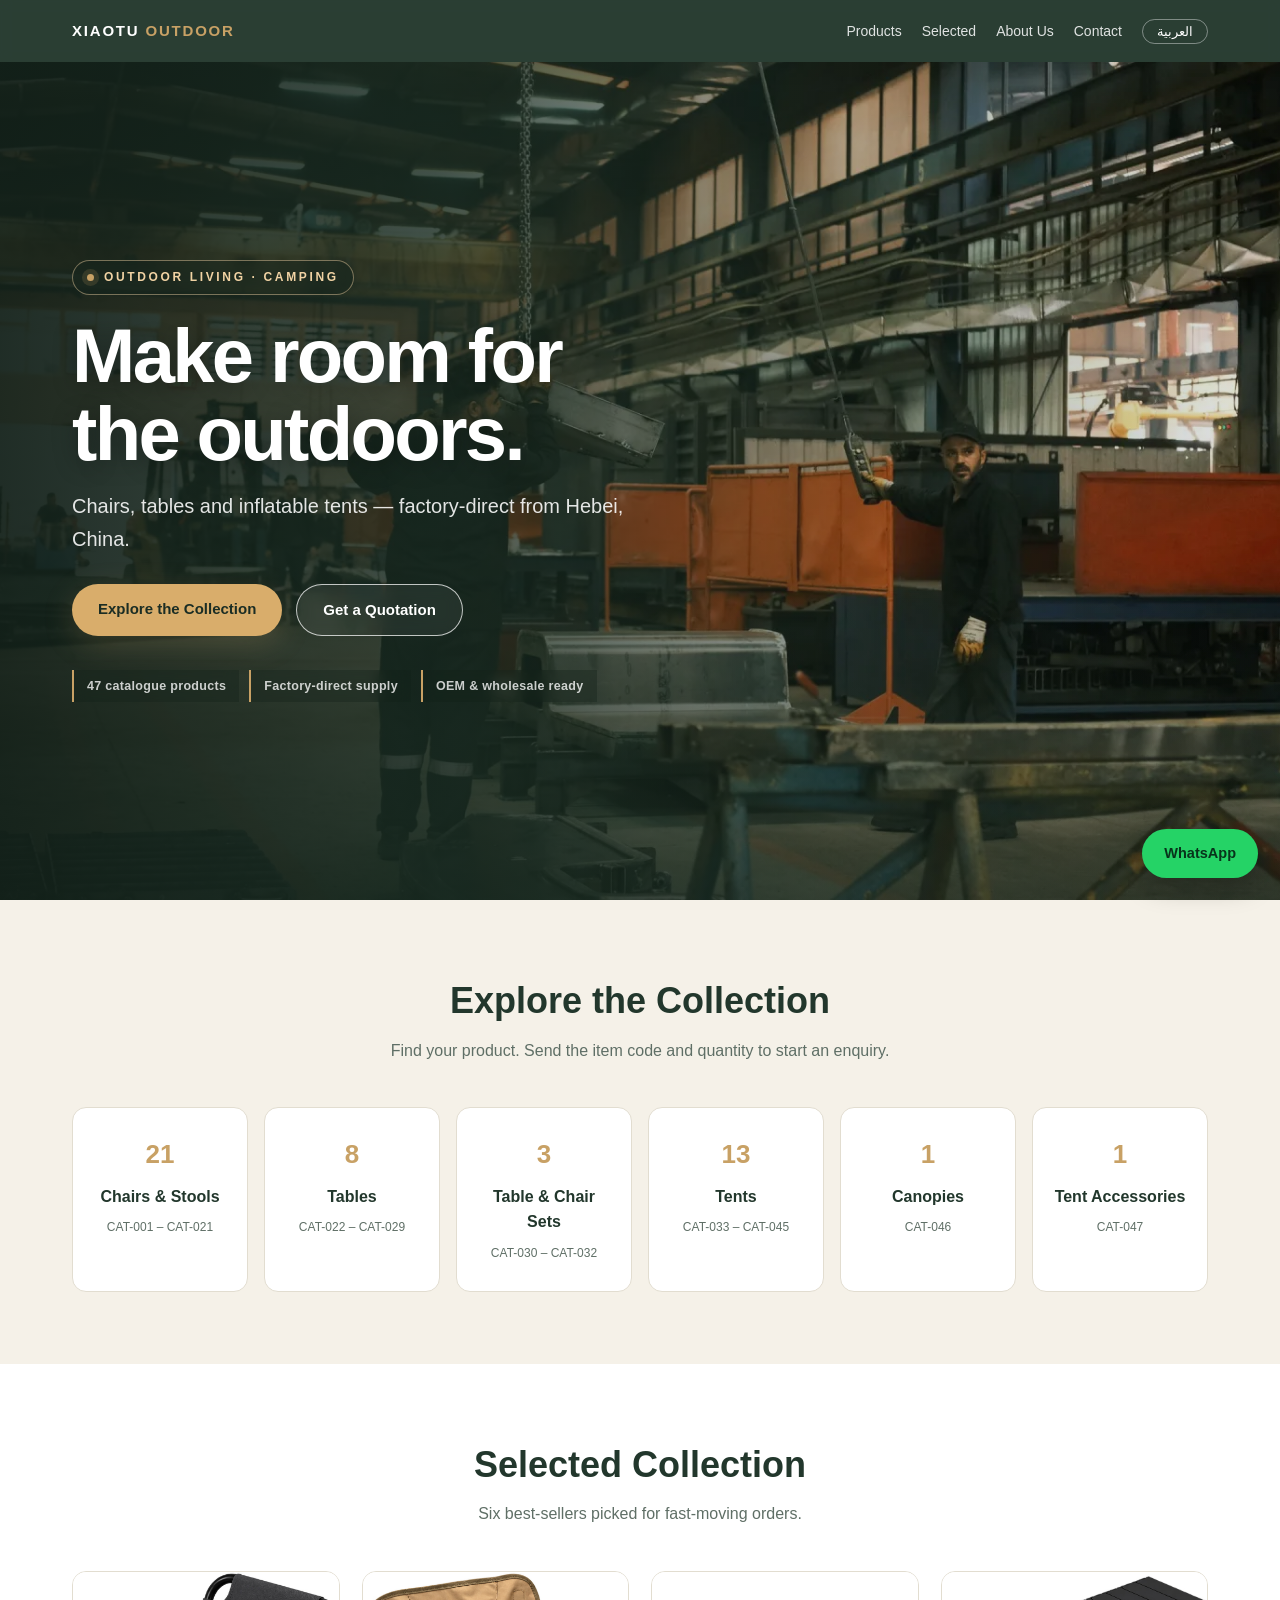
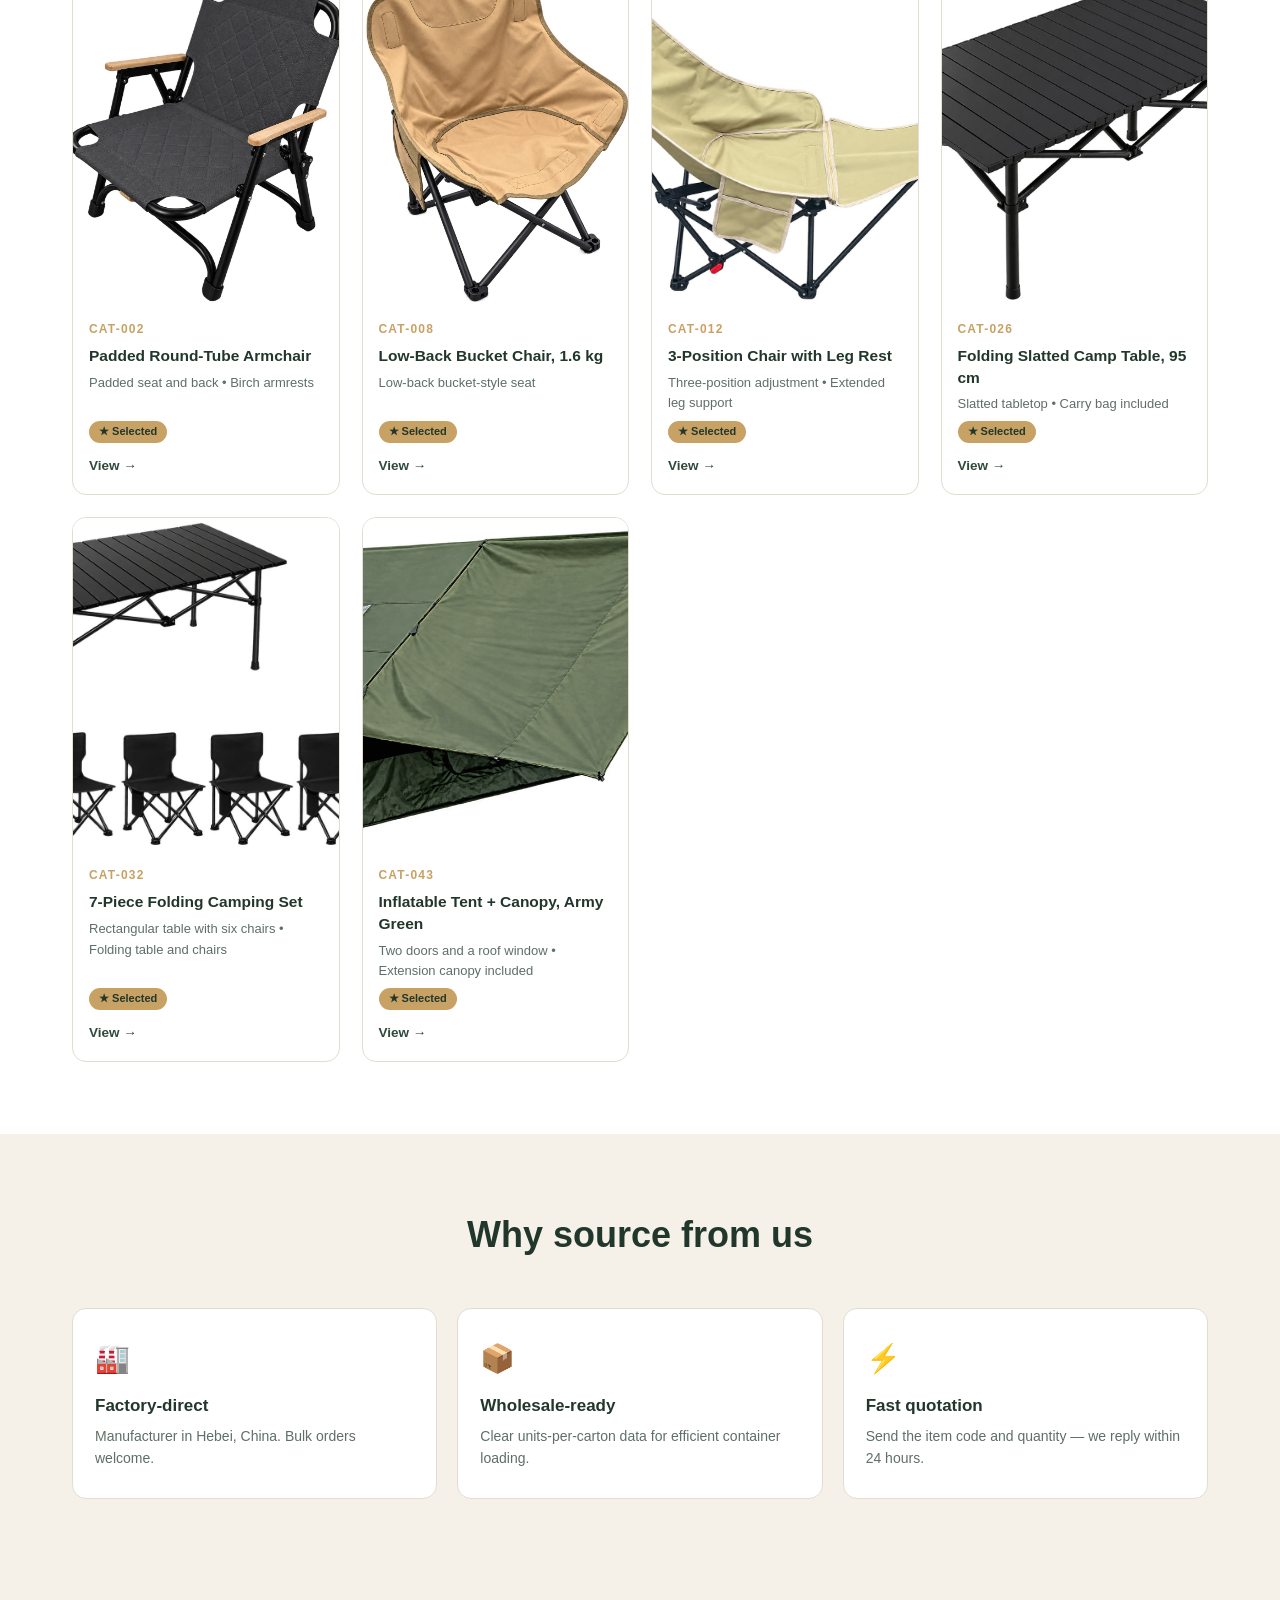
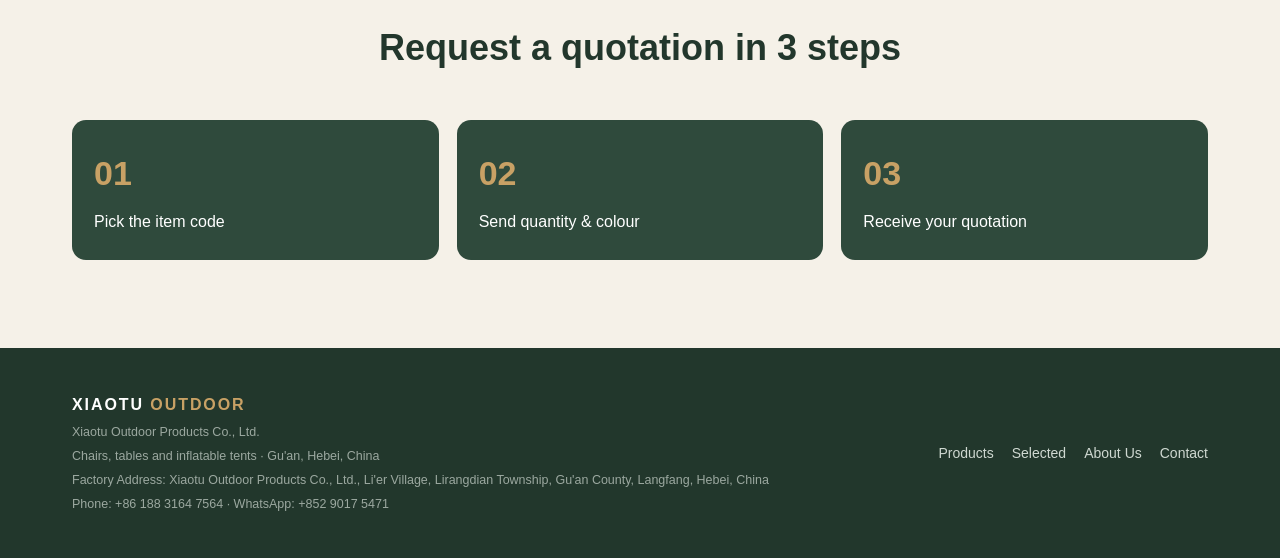
<file: index.html>
<!DOCTYPE html>
<html lang="en" dir="ltr">
<head>
<meta charset="UTF-8">
<meta name="viewport" content="width=device-width, initial-scale=1.0">
<title>XIAOTU OUTDOOR — Chairs, Tables & Inflatable Tents | Hebei, China</title>
<meta name="description" content="Outdoor living & camping manufacturer in Hebei, China. Folding chairs, camp tables, inflatable tents and accessories for wholesale.">
<link rel="preload" as="image" href="assets/img/factory-hero-1600.webp" imagesrcset="assets/img/factory-hero-960.webp 960w, assets/img/factory-hero-1600.webp 1600w, assets/img/factory-hero.webp 2200w" imagesizes="100vw" type="image/webp" fetchpriority="high">
<link rel="stylesheet" href="assets/css/style.css">
</head>
<body data-page="home">
<nav class="nav" id="nav"></nav>

<header class="hero">
  <img class="bg" src="assets/img/factory-hero-1600.webp" srcset="assets/img/factory-hero-960.webp 960w, assets/img/factory-hero-1600.webp 1600w, assets/img/factory-hero.webp 2200w" sizes="100vw" alt="Workers producing metal frames in a modern factory" fetchpriority="high" decoding="async">
  <div class="container">
    <div class="hero-content">
      <div class="kicker" id="heroKicker"></div>
      <h1 id="heroTitle"></h1>
      <p class="sub" id="heroSub"></p>
      <div class="btn-row">
        <a class="btn btn-primary" href="products.html" id="heroCta"></a>
        <a class="btn btn-ghost" href="contact.html" id="heroCta2"></a>
      </div>
      <div class="hero-proof" aria-label="Factory capabilities">
        <span id="heroProof1"></span>
        <span id="heroProof2"></span>
        <span id="heroProof3"></span>
      </div>
    </div>
  </div>
</header>

<section class="section">
  <div class="container">
    <div class="sec-head"><h2 id="catTitle"></h2><p id="catSub"></p></div>
    <div class="cat-grid" id="catGrid"></div>
  </div>
</section>

<section class="section" style="background:#fff">
  <div class="container">
    <div class="sec-head"><h2 id="selTitle"></h2><p id="selSub"></p></div>
    <div class="prod-grid" id="selGrid"></div>
  </div>
</section>

<section class="section">
  <div class="container">
    <div class="sec-head"><h2 id="whyTitle"></h2></div>
    <div class="why-grid" id="whyGrid"></div>
  </div>
</section>

<section class="section tight">
  <div class="container">
    <div class="sec-head"><h2 id="stepsTitle"></h2></div>
    <div class="steps" id="stepsGrid"></div>
  </div>
</section>

<footer id="foot"></footer>
<a class="wa-float" id="waFloat" href="#" target="_blank" rel="noopener">WhatsApp</a>
<script src="assets/js/data.js"></script>
<script src="assets/js/main.js"></script>
</body>
</html>
</file>
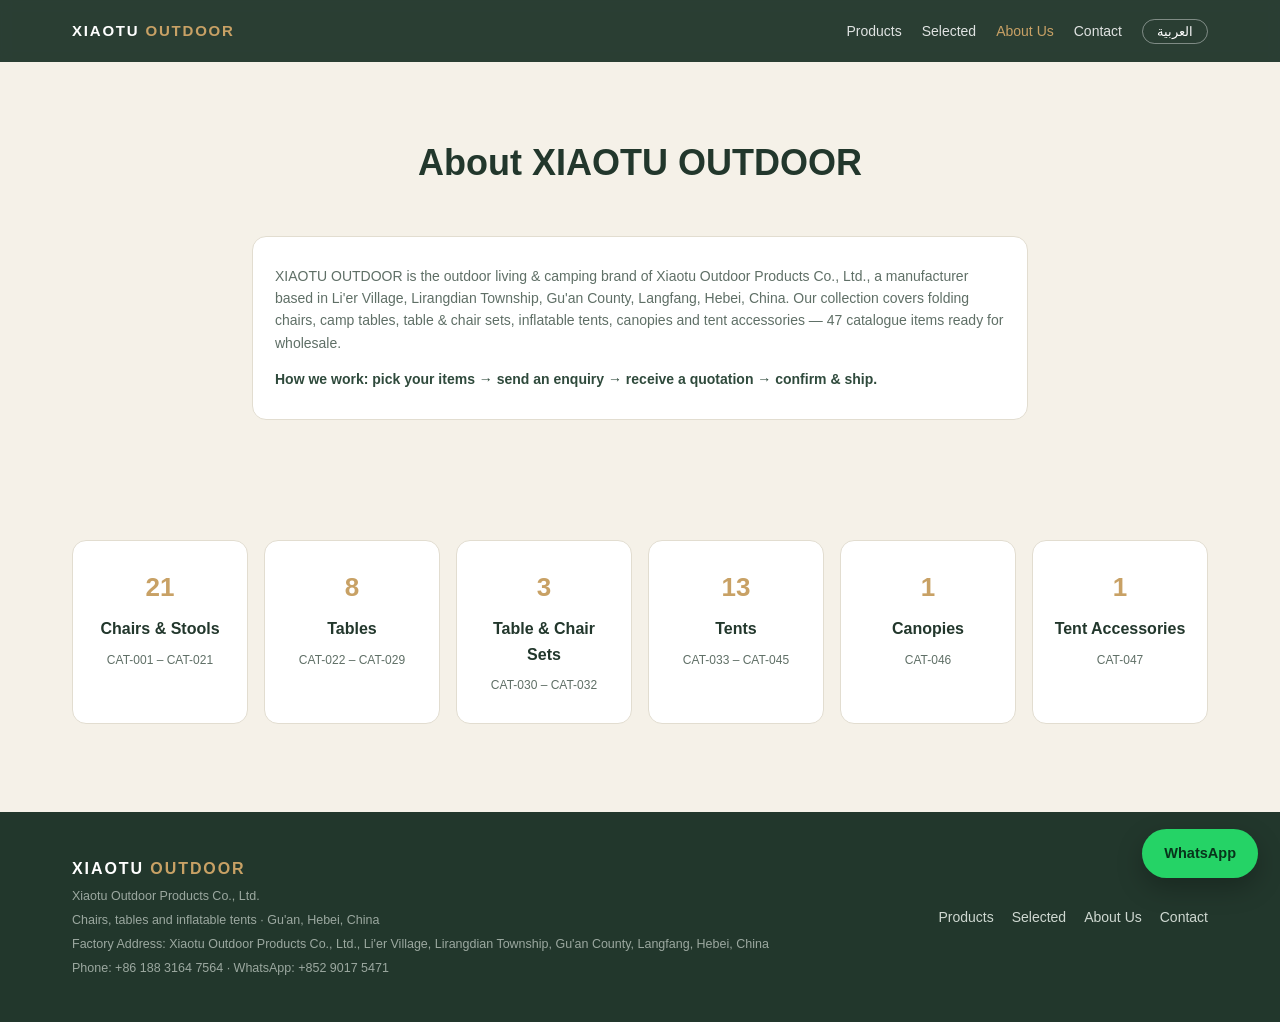
<file: about.html>
<!DOCTYPE html>
<html lang="en" dir="ltr">
<head>
<meta charset="UTF-8">
<meta name="viewport" content="width=device-width, initial-scale=1.0">
<title>About Us | XIAOTU OUTDOOR</title>
<meta name="description" content="XIAOTU OUTDOOR is an outdoor living & camping manufacturer based in Hebei, China.">
<link rel="stylesheet" href="assets/css/style.css">
</head>
<body data-page="about">
<nav class="nav" id="nav"></nav>

<section class="section">
  <div class="container" style="max-width:820px">
    <div class="sec-head"><h2 id="aboutTitle"></h2></div>
    <div class="why-card" style="font-size:15.5px">
      <p id="aboutBody"></p>
      <p style="margin-top:14px;color:var(--green);font-weight:700" id="aboutFlow"></p>
    </div>
  </div>
</section>

<section class="section tight">
  <div class="container">
    <div class="cat-grid" id="catGrid"></div>
  </div>
</section>

<footer id="foot"></footer>
<a class="wa-float" id="waFloat" href="#" target="_blank" rel="noopener">WhatsApp</a>
<script src="assets/js/data.js"></script>
<script src="assets/js/main.js"></script>
</body>
</html>
</file>
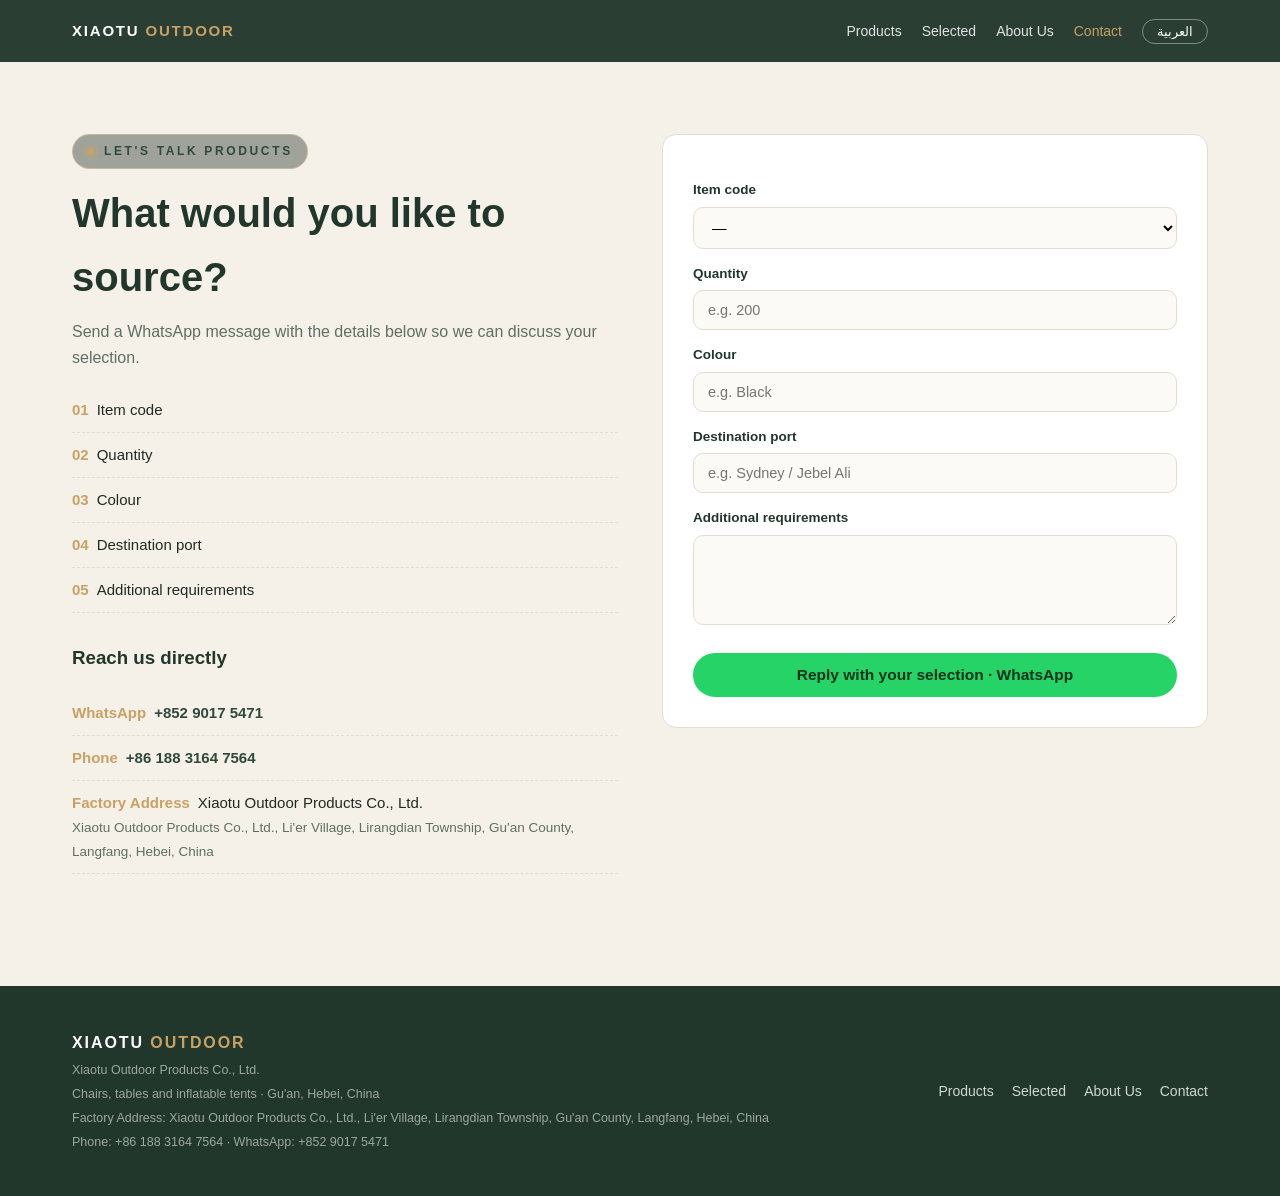
<file: contact.html>
<!DOCTYPE html>
<html lang="en" dir="ltr">
<head>
<meta charset="UTF-8">
<meta name="viewport" content="width=device-width, initial-scale=1.0">
<title>Request a Quotation | XIAOTU OUTDOOR</title>
<meta name="description" content="Send the item code and quantity for a quotation — XIAOTU OUTDOOR, Hebei, China.">
<link rel="stylesheet" href="assets/css/style.css">
</head>
<body data-page="contact">
<nav class="nav" id="nav"></nav>

<section class="section">
  <div class="container">
    <div class="contact-wrap">
      <div>
        <div class="kicker" id="cKicker" style="color:var(--green)"></div>
        <h1 id="cHead" style="font-size:clamp(26px,4vw,40px);color:var(--green-dark);margin:12px 0 10px"></h1>
        <p id="cSub" style="color:var(--muted)"></p>
        <ul class="field-list" id="fieldList"></ul>
        <div id="coInfo" style="margin-top:30px"></div>
      </div>
      <form class="contact-form" onsubmit="return false">
        <label id="l_f_code"></label>
        <select id="in_code"></select>
        <label id="l_f_qty"></label>
        <input id="in_qty" type="text" placeholder="e.g. 200">
        <label id="l_f_colour"></label>
        <input id="in_colour" type="text" placeholder="e.g. Black">
        <label id="l_f_port"></label>
        <input id="in_port" type="text" placeholder="e.g. Sydney / Jebel Ali">
        <label id="l_f_extra"></label>
        <textarea id="in_extra"></textarea>
        <button class="btn btn-wa" id="sendBtn" type="button"></button>
      </form>
    </div>
  </div>
</section>

<footer id="foot"></footer>
<script src="assets/js/data.js"></script>
<script src="assets/js/main.js"></script>
</body>
</html>
</file>
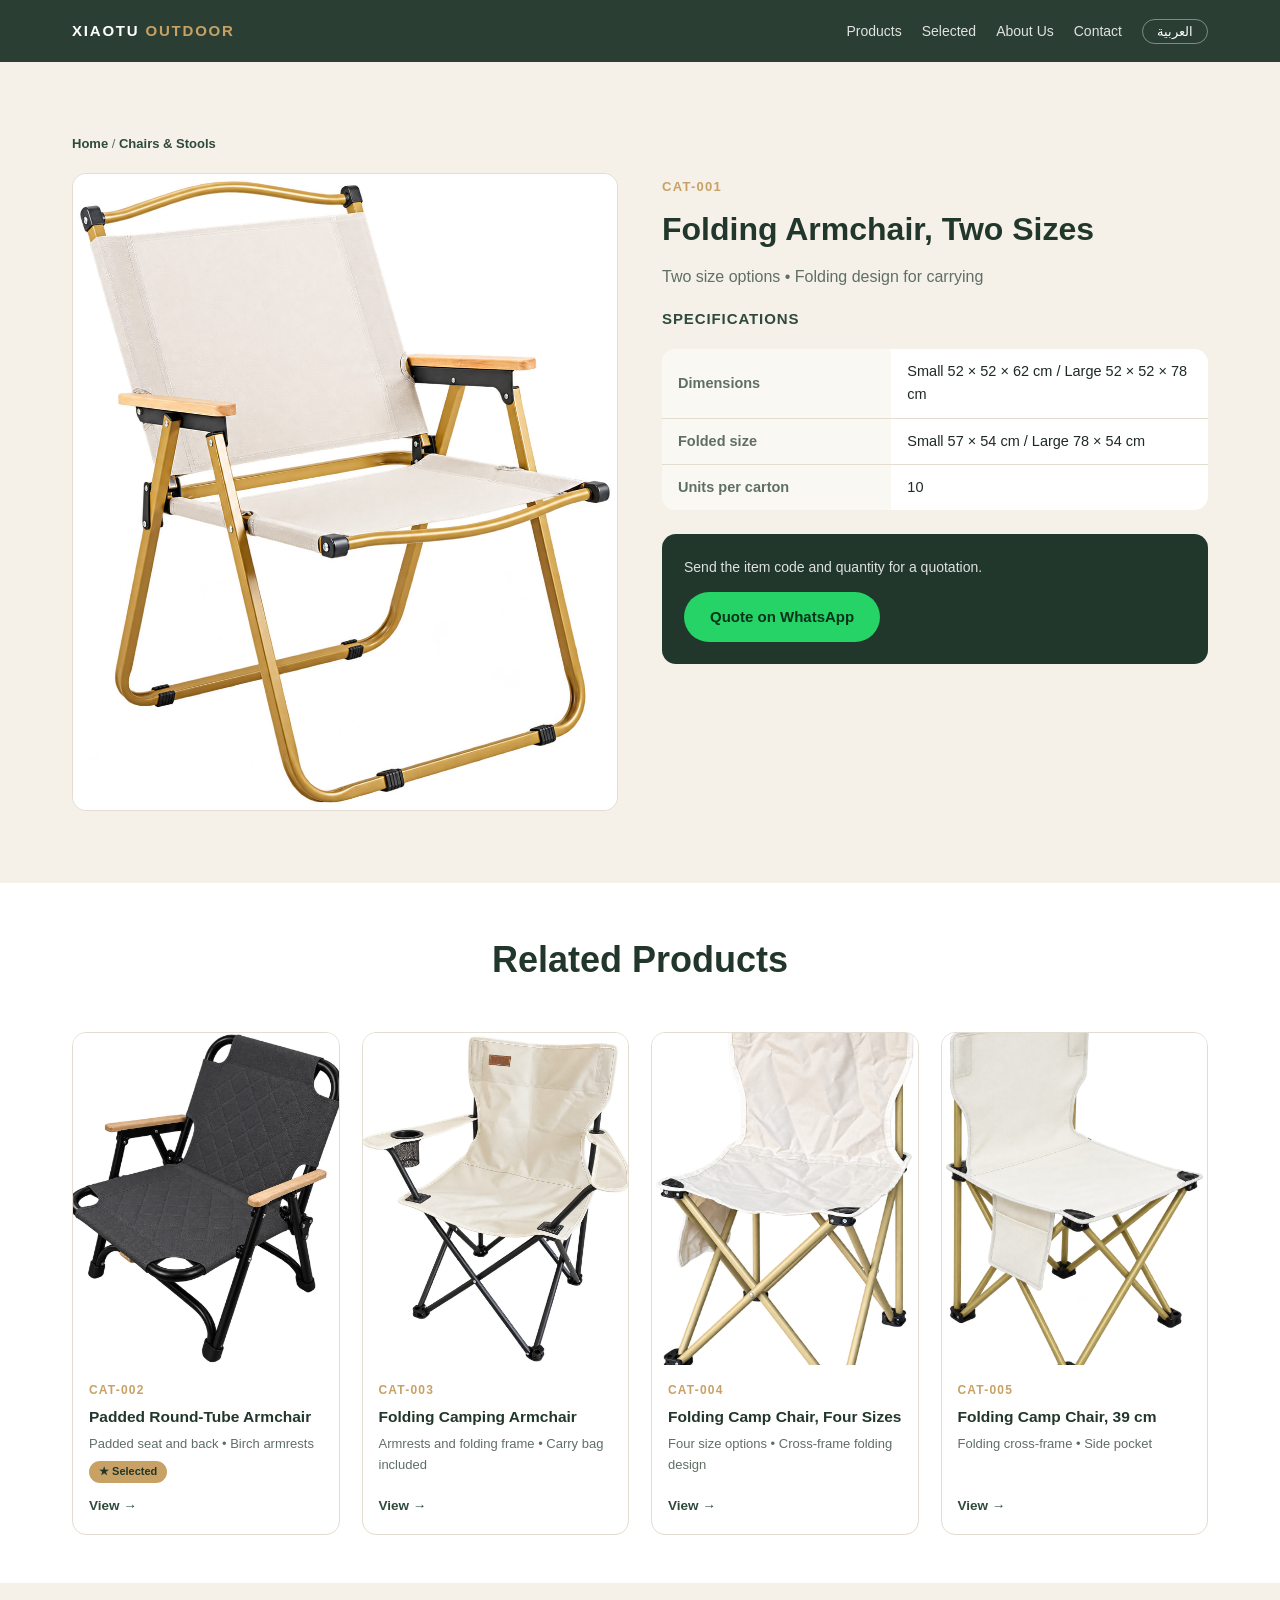
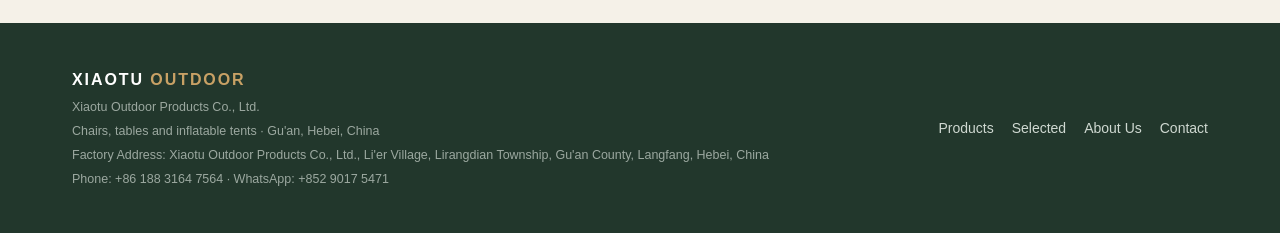
<file: product.html>
<!DOCTYPE html>
<html lang="en" dir="ltr">
<head>
<meta charset="UTF-8">
<meta name="viewport" content="width=device-width, initial-scale=1.0">
<title>Product | XIAOTU OUTDOOR</title>
<link rel="stylesheet" href="assets/css/style.css">
</head>
<body data-page="product">
<nav class="nav" id="nav"></nav>

<section class="section">
  <div class="container">
    <p class="crumb"><a href="index.html" id="crumbHome">Home</a> / <a href="products.html" id="crumbCat"></a></p>
    <div class="detail" style="margin-top:18px">
      <div class="photo"><img id="pImg" src="" alt=""></div>
      <div>
        <span class="code" id="pCode" style="font-size:13px;font-weight:800;letter-spacing:.1em;color:var(--khaki)"></span>
        <h1 id="pName"></h1>
        <p class="tag" id="pTag"></p>
        <div class="spec-title" id="specTitle"></div>
        <table class="spec-table"><tbody id="specRows"></tbody></table>
        <div class="quote-box">
          <p id="quoteText"></p>
          <a class="btn btn-wa" id="waBtn" href="#" target="_blank" rel="noopener"></a>
        </div>
      </div>
    </div>
  </div>
</section>

<section class="section tight" style="background:#fff">
  <div class="container">
    <div class="sec-head"><h2 id="relatedTitle"></h2></div>
    <div class="prod-grid" id="relatedGrid"></div>
  </div>
</section>

<footer id="foot"></footer>
<script src="assets/js/data.js"></script>
<script src="assets/js/main.js"></script>
</body>
</html>
</file>
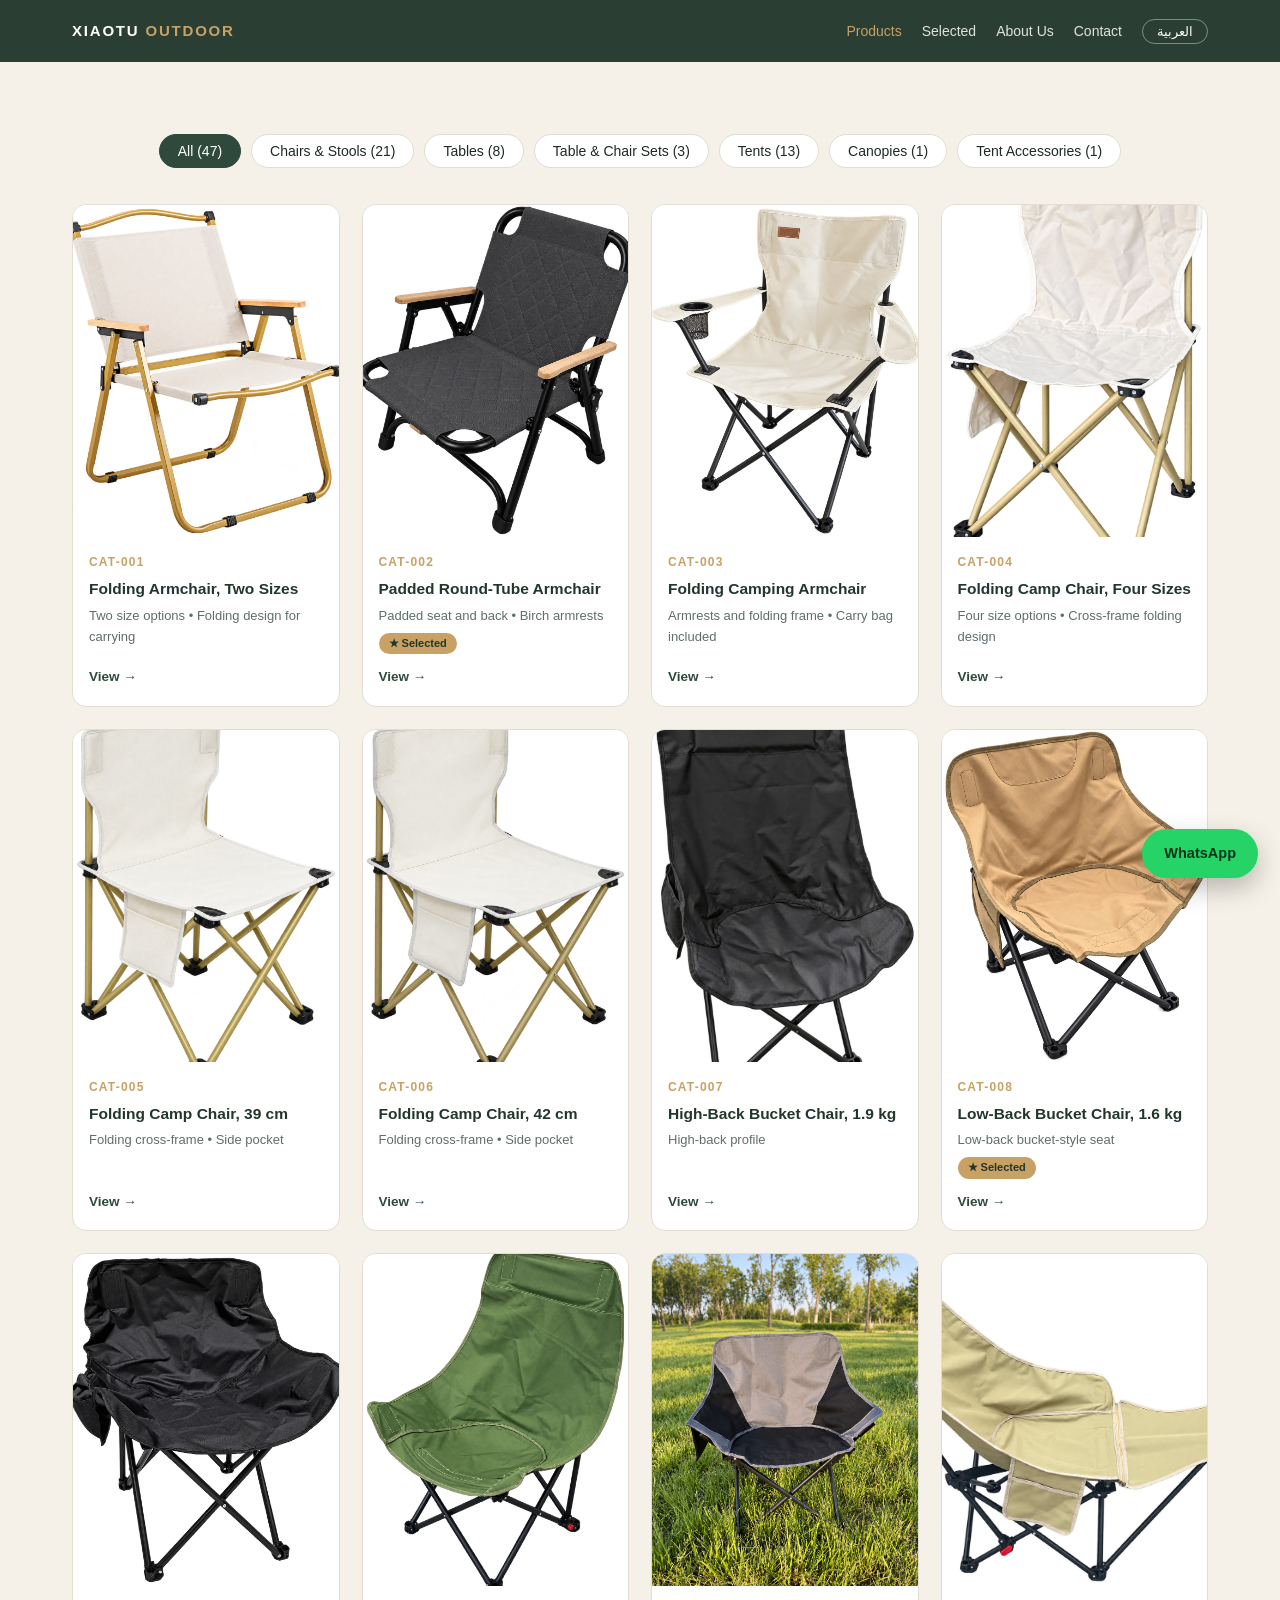
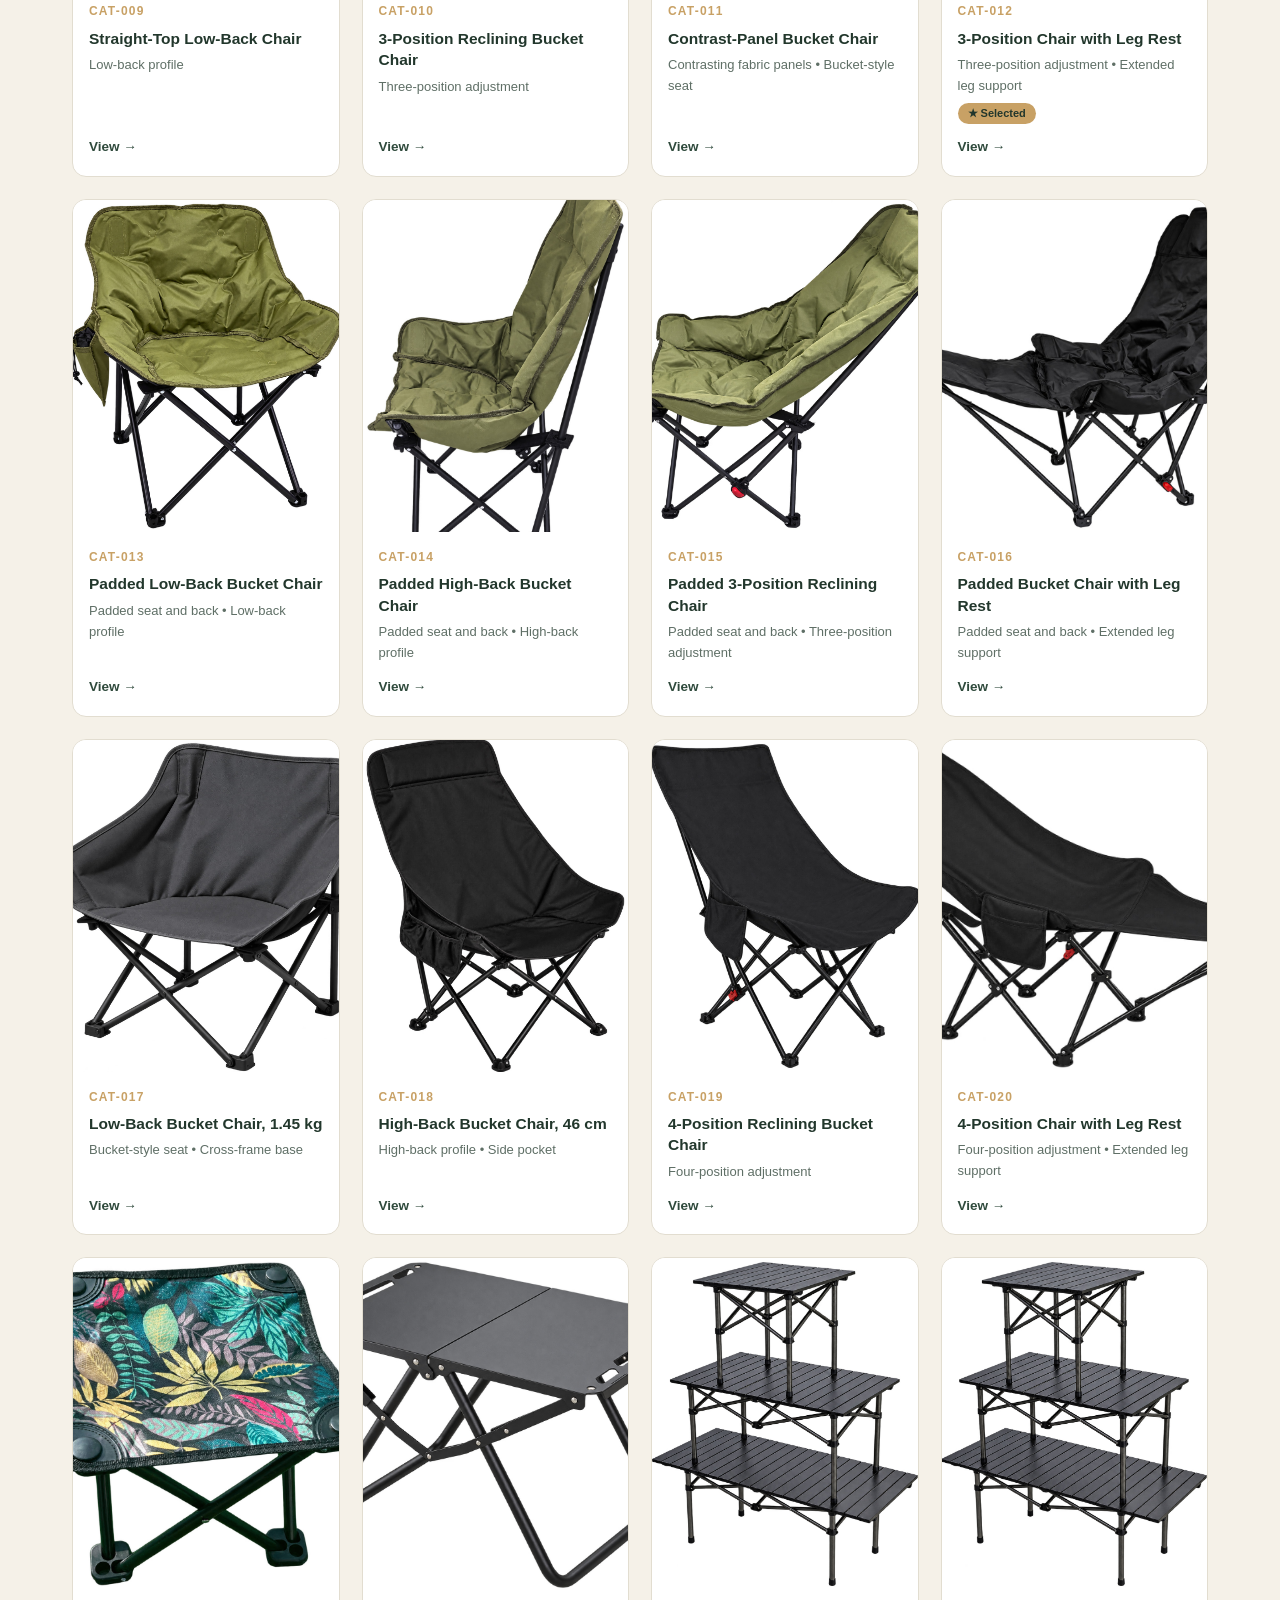
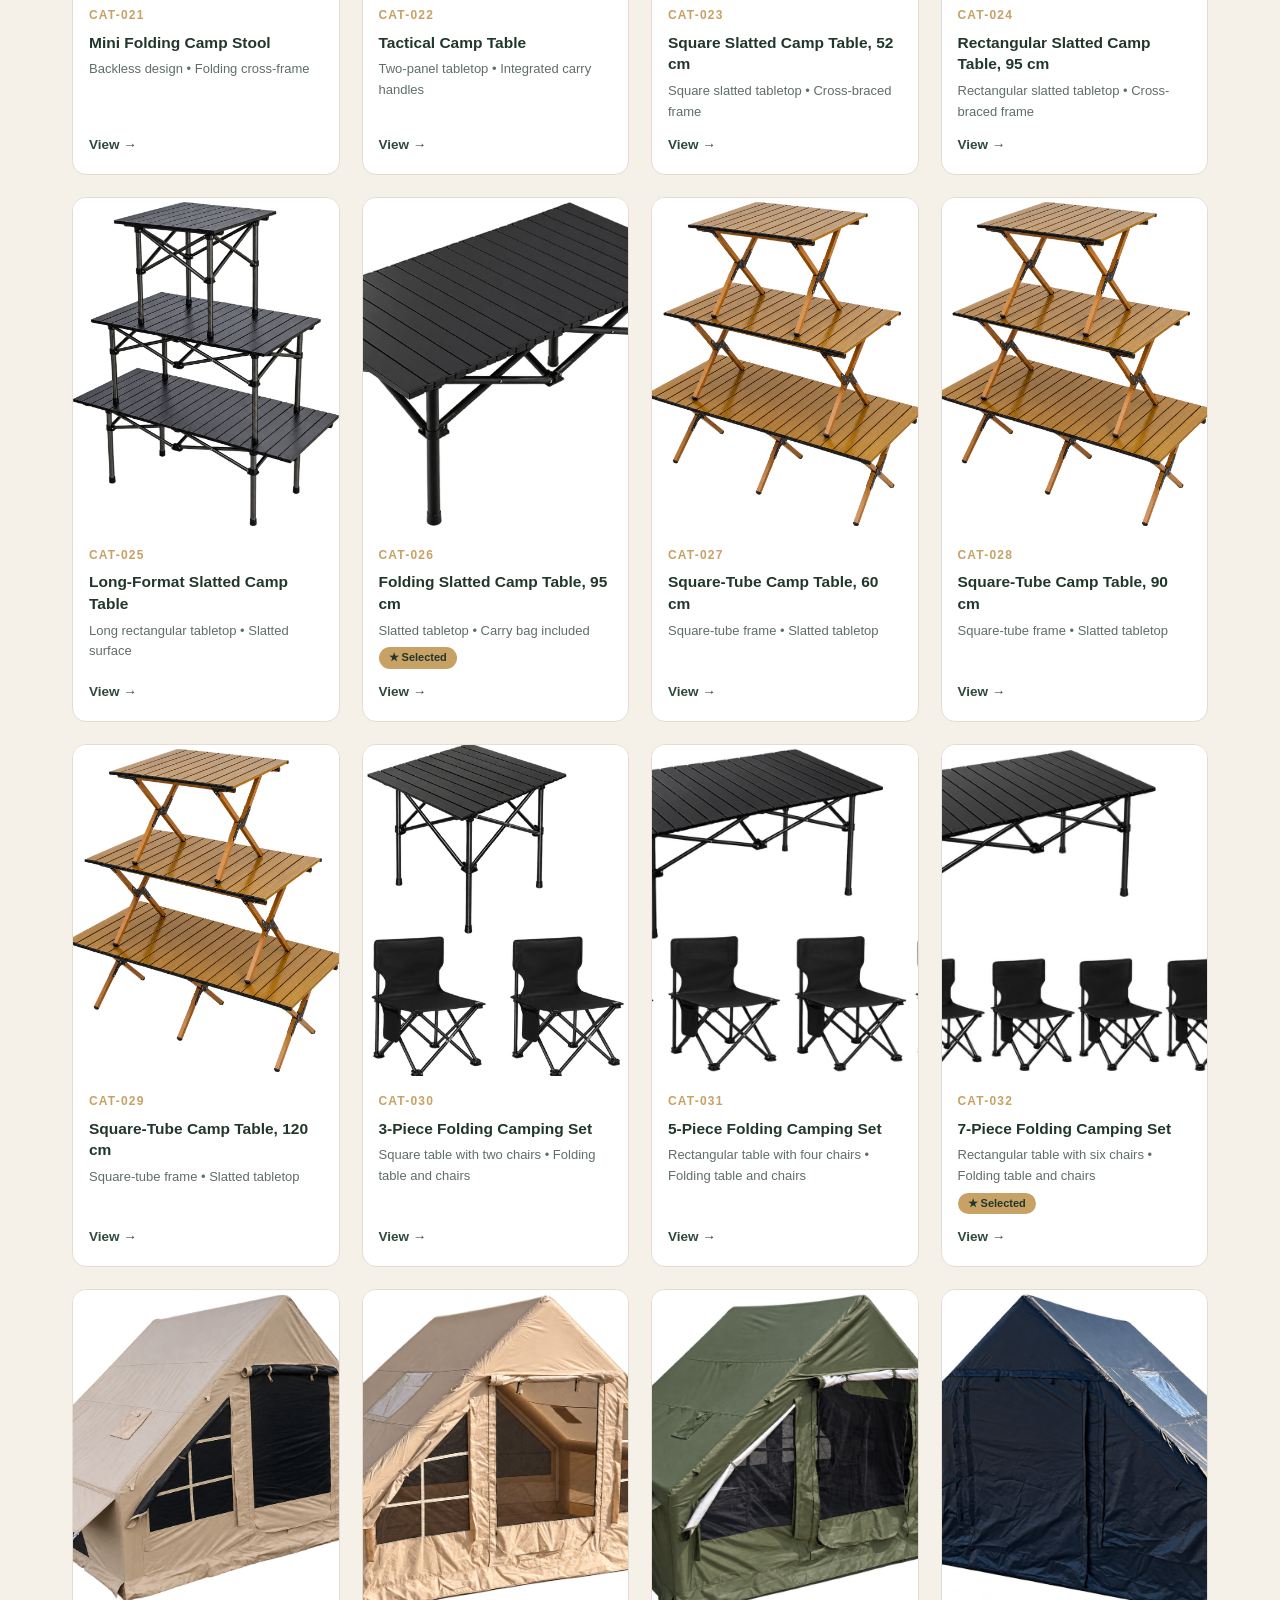
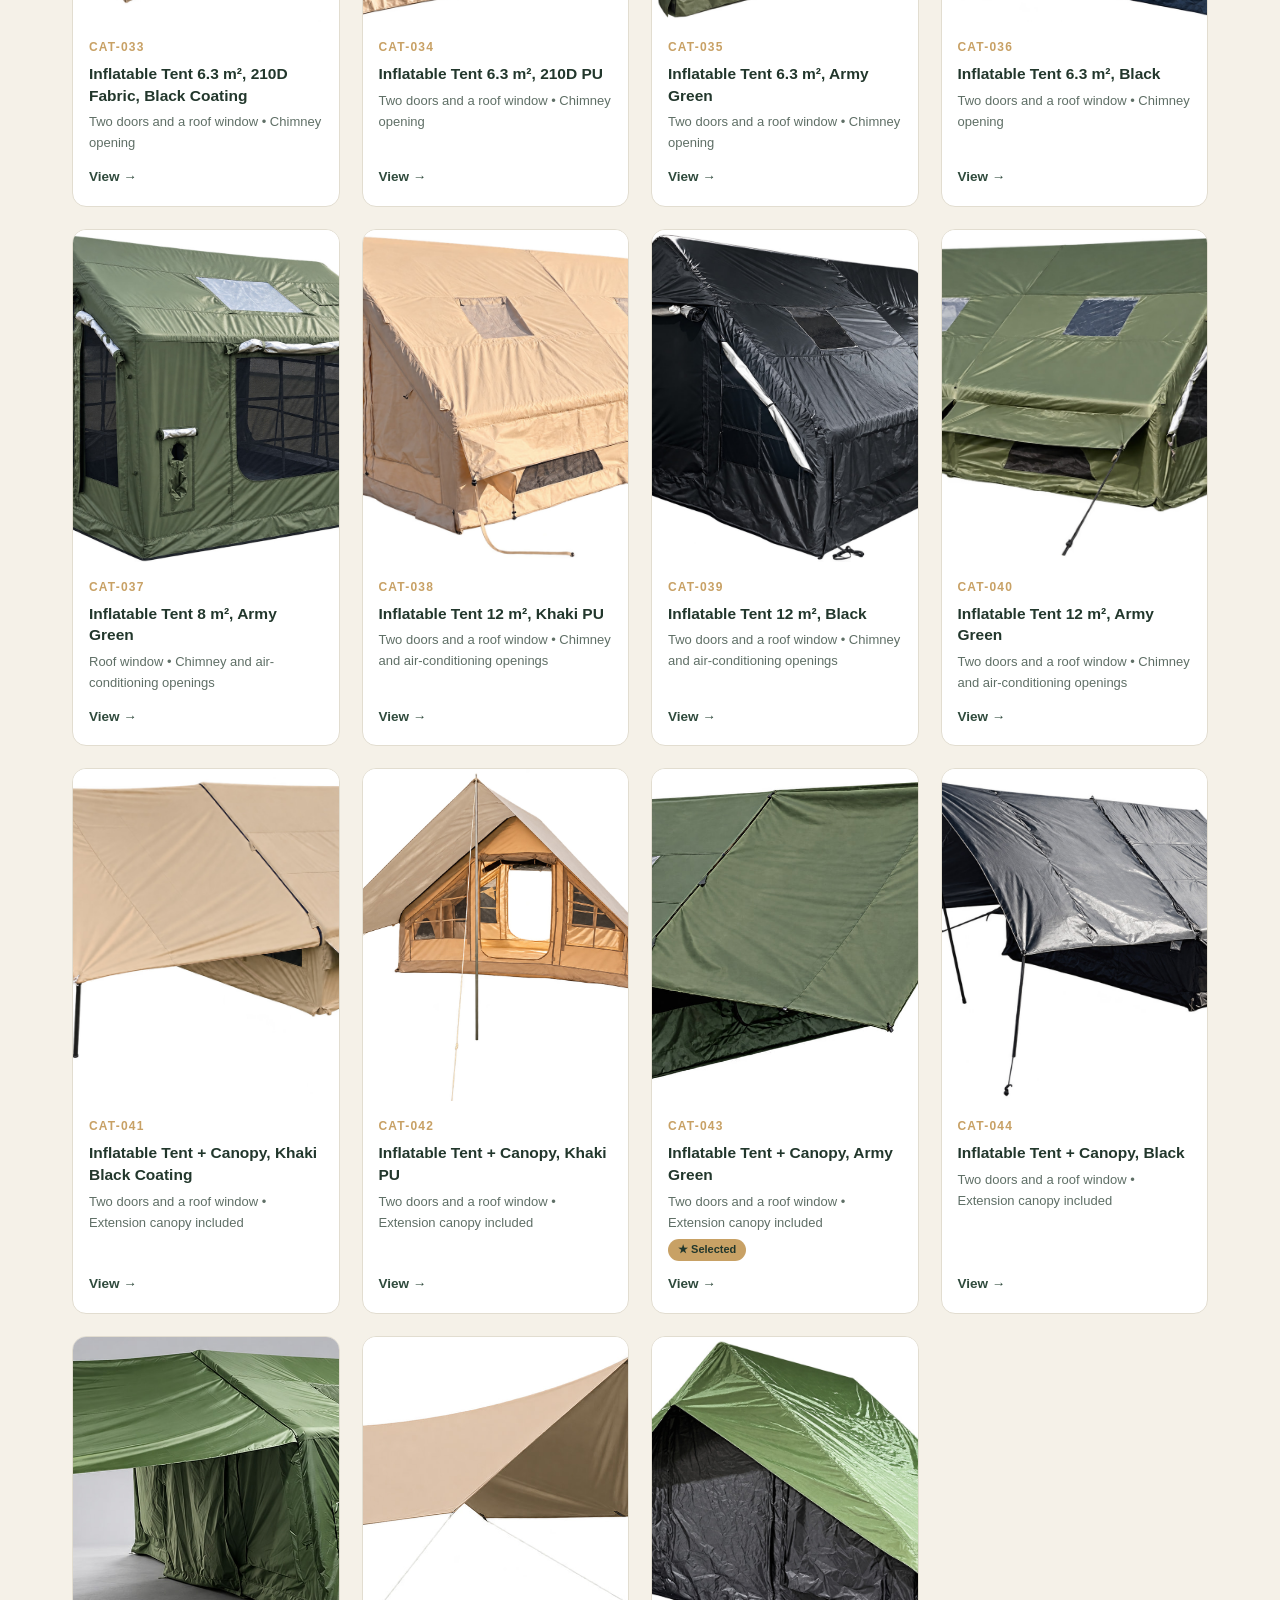
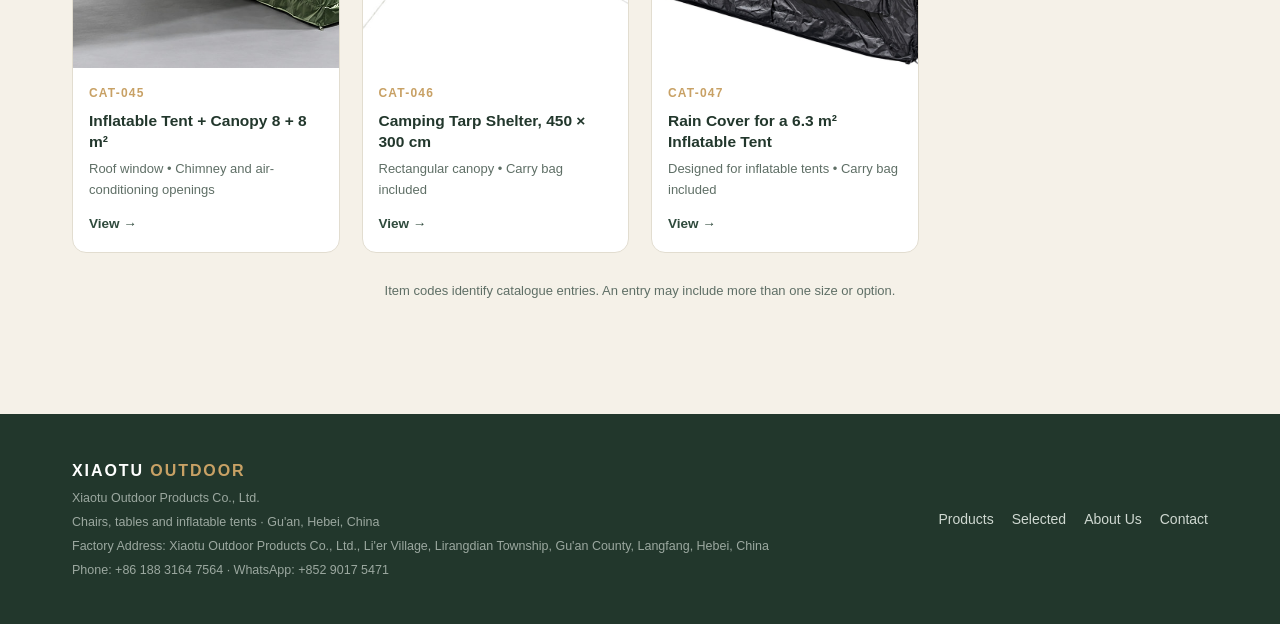
<file: products.html>
<!DOCTYPE html>
<html lang="en" dir="ltr">
<head>
<meta charset="UTF-8">
<meta name="viewport" content="width=device-width, initial-scale=1.0">
<title>Products | XIAOTU OUTDOOR</title>
<meta name="description" content="Complete collection: 47 wholesale camping items — chairs, tables, table & chair sets, inflatable tents, canopies and tent accessories.">
<link rel="stylesheet" href="assets/css/style.css">
</head>
<body data-page="products">
<nav class="nav" id="nav"></nav>

<section class="section">
  <div class="container">
    <div class="filter-bar" id="filterBar"></div>
    <div class="prod-grid" id="prodGrid"></div>
    <p style="text-align:center;color:var(--muted);font-size:13px;margin-top:28px" id="skuNote"></p>
  </div>
</section>

<footer id="foot"></footer>
<a class="wa-float" id="waFloat" href="#" target="_blank" rel="noopener">WhatsApp</a>
<script src="assets/js/data.js"></script>
<script src="assets/js/main.js"></script>
</body>
</html>
</file>
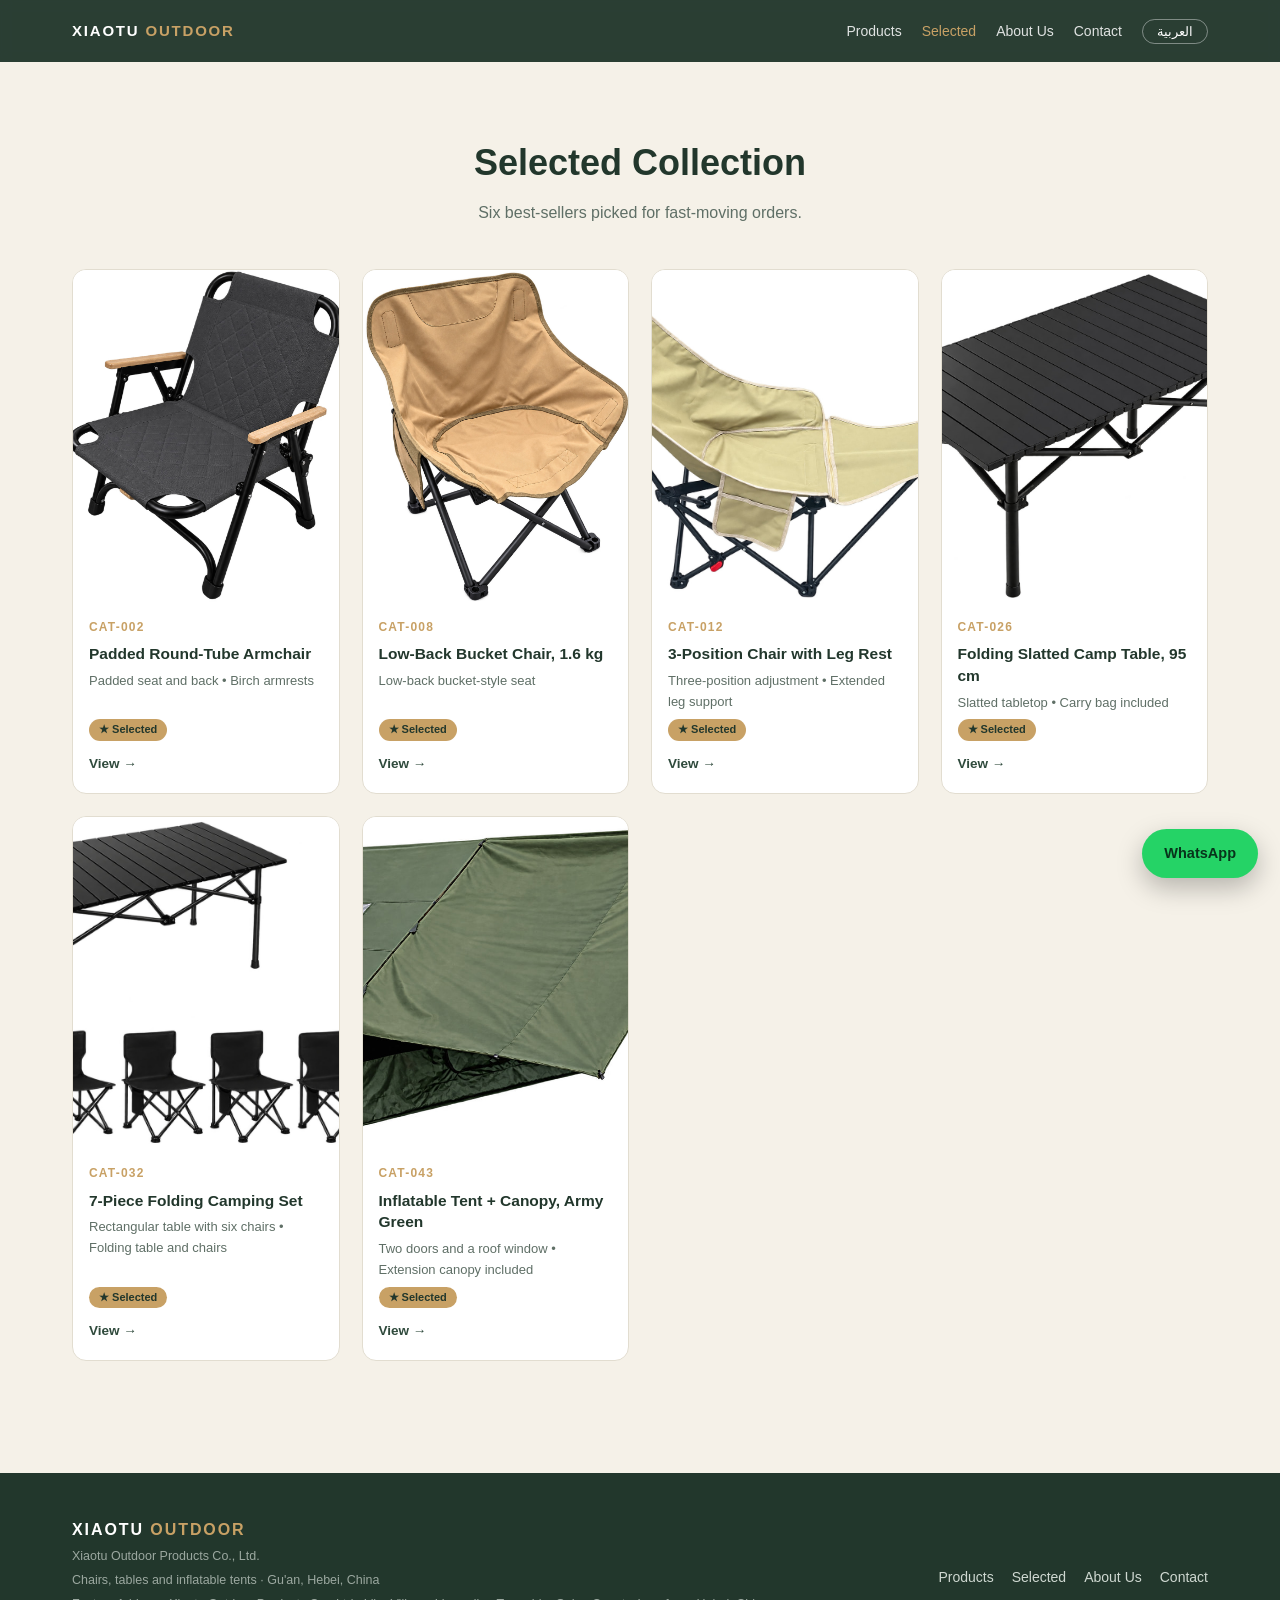
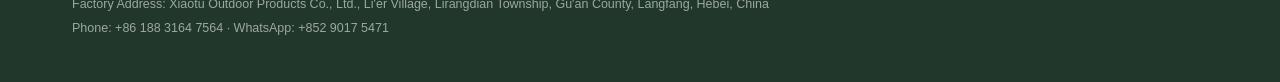
<file: selected.html>
<!DOCTYPE html>
<html lang="en" dir="ltr">
<head>
<meta charset="UTF-8">
<meta name="viewport" content="width=device-width, initial-scale=1.0">
<title>Selected Collection | XIAOTU OUTDOOR</title>
<meta name="description" content="Six best-sellers from XIAOTU OUTDOOR — padded armchair, bucket chairs, folding camp table, 7-piece set and inflatable tent with canopy.">
<link rel="stylesheet" href="assets/css/style.css">
</head>
<body data-page="selected">
<nav class="nav" id="nav"></nav>

<section class="section">
  <div class="container">
    <div class="sec-head"><h2 id="selTitle"></h2><p id="selSub"></p></div>
    <div class="prod-grid" id="selGrid"></div>
  </div>
</section>

<footer id="foot"></footer>
<a class="wa-float" id="waFloat" href="#" target="_blank" rel="noopener">WhatsApp</a>
<script src="assets/js/data.js"></script>
<script src="assets/js/main.js"></script>
</body>
</html>
</file>
<file: assets/css/style.css>
/* XIAOTU OUTDOOR — 站点样式（户外自然色系，支持 LTR/RTL） */
:root {
  --green: #2f4a3c;
  --green-dark: #22372c;
  --khaki: #c8a165;
  --sand: #f5f1e8;
  --ink: #1f2a24;
  --muted: #5f6f66;
  --line: #e2ddd0;
  --white: #ffffff;
  --wa: #25d366;
  --radius: 14px;
}
* { margin: 0; padding: 0; box-sizing: border-box; }
html { scroll-behavior: smooth; }
body {
  font-family: "Helvetica Neue", Arial, "Segoe UI", Tahoma, sans-serif;
  color: var(--ink);
  background: var(--sand);
  line-height: 1.6;
  overflow-x: hidden;
}
[dir="rtl"] body { font-family: Tahoma, "Segoe UI", Arial, sans-serif; }
a { color: inherit; text-decoration: none; }
img { display: block; max-width: 100%; }
.container { max-width: 1180px; margin: 0 auto; padding: 0 22px; }

/* ===== 顶部导航 ===== */
.nav {
  position: sticky; top: 0; z-index: 50;
  background: rgba(34, 55, 44, .96);
  backdrop-filter: blur(6px);
  color: #fff;
}
.nav .container { display: flex; align-items: center; gap: 26px; height: 62px; }
.logo { font-weight: 800; letter-spacing: .12em; font-size: 15px; white-space: nowrap; }
.logo span { color: var(--khaki); }
.nav-links { display: flex; gap: 20px; margin-inline-start: auto; align-items: center; }
.nav-links a { font-size: 14px; opacity: .85; }
.nav-links a:hover, .nav-links a.active { opacity: 1; color: var(--khaki); }
.lang-btn {
  border: 1px solid rgba(255,255,255,.4); border-radius: 999px;
  padding: 4px 14px; font-size: 13px; cursor: pointer; background: none; color: #fff;
}
.lang-btn:hover { border-color: var(--khaki); color: var(--khaki); }

/* ===== Hero ===== */
.hero {
  position: relative; min-height: 680px; height: calc(100svh - 62px); max-height: 860px;
  display: flex; align-items: center;
  background: var(--green-dark); color: #fff; overflow: hidden;
}
.hero img.bg {
  position: absolute; inset: 0; width: 100%; height: 100%;
  object-fit: cover; object-position: center; opacity: 1;
}
.hero::before {
  content: ""; position: absolute; inset: 0; z-index: 1;
  background:
    linear-gradient(90deg, rgba(18,32,25,.94) 0%, rgba(24,42,33,.82) 34%, rgba(24,42,33,.34) 66%, rgba(18,32,25,.12) 100%),
    linear-gradient(0deg, rgba(16,28,22,.66) 0%, transparent 38%);
}
[dir="rtl"] .hero::before {
  background:
    linear-gradient(270deg, rgba(18,32,25,.94) 0%, rgba(24,42,33,.82) 34%, rgba(24,42,33,.34) 66%, rgba(18,32,25,.12) 100%),
    linear-gradient(0deg, rgba(16,28,22,.66) 0%, transparent 38%);
}
.hero .container { position: relative; z-index: 2; width: 100%; padding-top: 72px; padding-bottom: 72px; }
.hero-content { max-width: 680px; }
.kicker {
  display: inline-flex; align-items: center; gap: 10px;
  letter-spacing: .22em; font-size: 12px; color: #f1d3a4; font-weight: 800;
  border: 1px solid rgba(241,211,164,.45); background: rgba(20,35,27,.38);
  border-radius: 999px; padding: 7px 14px; backdrop-filter: blur(8px);
}
.kicker::before { content: ""; width: 7px; height: 7px; border-radius: 50%; background: var(--khaki); box-shadow: 0 0 0 5px rgba(200,161,101,.16); }
.hero h1 {
  font-size: clamp(42px, 6.4vw, 76px); line-height: 1.02; letter-spacing: -.035em;
  margin: 22px 0 18px; max-width: 680px; text-wrap: balance;
  text-shadow: 0 4px 24px rgba(0,0,0,.32);
}
.hero p.sub { font-size: clamp(16px, 2vw, 20px); line-height: 1.65; color: rgba(255,255,255,.88); max-width: 580px; }
.btn-row { display: flex; gap: 14px; margin-top: 28px; flex-wrap: wrap; }
.btn {
  display: inline-block; padding: 13px 26px; border-radius: 999px;
  font-weight: 700; font-size: 15px; transition: transform .15s ease, box-shadow .15s ease;
}
.btn:hover { transform: translateY(-2px); box-shadow: 0 8px 20px rgba(0,0,0,.18); }
.btn-primary { background: #d9ad6b; color: #1b2d24; box-shadow: 0 8px 30px rgba(200,161,101,.22); }
.btn-ghost { border: 1.5px solid rgba(255,255,255,.72); color: #fff; background: rgba(255,255,255,.06); backdrop-filter: blur(8px); }
.btn-wa { background: var(--wa); color: #08331b; }
.btn-green { background: var(--green); color: #fff; }
.hero-proof { display: flex; gap: 10px; flex-wrap: wrap; margin-top: 34px; }
.hero-proof span {
  display: inline-flex; align-items: center; min-height: 32px;
  border-left: 2px solid var(--khaki); padding: 4px 13px;
  color: rgba(255,255,255,.78); font-size: 12.5px; font-weight: 700; letter-spacing: .025em;
  background: rgba(18,32,25,.34); backdrop-filter: blur(7px);
}
[dir="rtl"] .hero-proof span { border-left: 0; border-right: 2px solid var(--khaki); }

/* ===== 区块 ===== */
.section { padding: 72px 0; }
.section.tight { padding: 48px 0; }
.sec-head { text-align: center; max-width: 640px; margin: 0 auto 44px; }
.sec-head h2 { font-size: clamp(24px, 4vw, 36px); color: var(--green-dark); }
.sec-head p { color: var(--muted); margin-top: 8px; }

/* ===== 分类卡片 ===== */
.cat-grid { display: grid; grid-template-columns: repeat(auto-fit, minmax(160px, 1fr)); gap: 16px; }
.cat-card {
  background: var(--white); border: 1px solid var(--line); border-radius: var(--radius);
  padding: 26px 18px; text-align: center; transition: all .18s ease;
}
.cat-card:hover { border-color: var(--khaki); transform: translateY(-3px); box-shadow: 0 10px 24px rgba(47,74,60,.10); }
.cat-card .num { font-size: 26px; font-weight: 800; color: var(--khaki); }
.cat-card h3 { font-size: 16px; margin: 8px 0 4px; color: var(--green-dark); }
.cat-card small { color: var(--muted); font-size: 12px; }

/* ===== 产品卡片 ===== */
.prod-grid { display: grid; grid-template-columns: repeat(auto-fill, minmax(240px, 1fr)); gap: 22px; }
.prod-card {
  background: var(--white); border: 1px solid var(--line); border-radius: var(--radius);
  overflow: hidden; display: flex; flex-direction: column; transition: all .18s ease;
}
.prod-card:hover { transform: translateY(-4px); box-shadow: 0 14px 30px rgba(47,74,60,.12); }
.prod-card .thumb { aspect-ratio: 4/5; background: #eee; overflow: hidden; }
.prod-card .thumb img { width: 100%; height: 100%; object-fit: cover; }
.prod-card .body { padding: 16px 16px 18px; display: flex; flex-direction: column; gap: 6px; flex: 1; }
.prod-card .code { font-size: 12px; font-weight: 800; letter-spacing: .1em; color: var(--khaki); }
.prod-card h3 { font-size: 15.5px; line-height: 1.4; color: var(--green-dark); }
.prod-card .tag { font-size: 13px; color: var(--muted); flex: 1; }
.badge-sel {
  display: inline-block; align-self: flex-start;
  background: var(--khaki); color: var(--green-dark);
  font-size: 11px; font-weight: 800; border-radius: 999px; padding: 2px 10px;
}
.card-link { font-size: 13.5px; font-weight: 700; color: var(--green); margin-top: 6px; }
.card-link::after { content: " →"; }
[dir="rtl"] .card-link::after { content: " ←"; }

/* ===== 筛选条 ===== */
.filter-bar { display: flex; gap: 10px; flex-wrap: wrap; justify-content: center; margin-bottom: 36px; }
.filter-bar button {
  border: 1px solid var(--line); background: var(--white); border-radius: 999px;
  padding: 8px 18px; font-size: 14px; cursor: pointer; color: var(--ink);
}
.filter-bar button.active { background: var(--green); color: #fff; border-color: var(--green); }

/* ===== 产品详情 ===== */
.detail { display: grid; grid-template-columns: 1fr 1fr; gap: 44px; align-items: start; }
.detail .photo { border-radius: var(--radius); overflow: hidden; border: 1px solid var(--line); background: #fff; }
.detail h1 { font-size: clamp(22px, 3.4vw, 32px); color: var(--green-dark); margin: 6px 0 8px; }
.detail .tag { color: var(--muted); margin-bottom: 18px; }
.crumb { font-size: 13px; color: var(--muted); }
.crumb a { color: var(--green); font-weight: 600; }
.spec-table { width: 100%; border-collapse: collapse; margin: 18px 0 24px; background: #fff; border-radius: var(--radius); overflow: hidden; }
.spec-table th, .spec-table td { text-align: start; padding: 11px 16px; border-bottom: 1px solid var(--line); font-size: 14.5px; }
.spec-table th { width: 42%; color: var(--muted); font-weight: 600; background: #faf8f2; }
.spec-table tr:last-child th, .spec-table tr:last-child td { border-bottom: none; }
.spec-title { font-size: 15px; font-weight: 800; letter-spacing: .06em; color: var(--green); text-transform: uppercase; }
.quote-box {
  background: var(--green-dark); color: #fff; border-radius: var(--radius);
  padding: 22px; margin-top: 8px;
}
.quote-box p { font-size: 14px; opacity: .85; margin-bottom: 14px; }

/* ===== 优势 / 步骤 ===== */
.why-grid { display: grid; grid-template-columns: repeat(auto-fit, minmax(240px, 1fr)); gap: 20px; }
.why-card { background: #fff; border-radius: var(--radius); border: 1px solid var(--line); padding: 28px 22px; }
.why-card .ic { font-size: 28px; }
.why-card h3 { margin: 10px 0 6px; color: var(--green-dark); font-size: 17px; }
.why-card p { color: var(--muted); font-size: 14px; }
.steps { display: grid; grid-template-columns: repeat(auto-fit, minmax(200px, 1fr)); gap: 18px; counter-reset: s; }
.step { background: var(--green); color: #fff; border-radius: var(--radius); padding: 26px 22px; position: relative; }
.step::before {
  counter-increment: s; content: counter(s, decimal-leading-zero);
  font-size: 34px; font-weight: 800; color: var(--khaki); display: block; margin-bottom: 8px;
}

/* ===== 联系表单 ===== */
.contact-wrap { display: grid; grid-template-columns: 1fr 1fr; gap: 44px; align-items: start; }
.contact-form { background: #fff; border: 1px solid var(--line); border-radius: var(--radius); padding: 30px; }
.contact-form label { display: block; font-size: 13.5px; font-weight: 700; color: var(--green-dark); margin: 14px 0 6px; }
.contact-form input, .contact-form select, .contact-form textarea {
  width: 100%; border: 1px solid var(--line); border-radius: 10px;
  padding: 11px 14px; font-size: 14.5px; font-family: inherit; background: #fbfaf6;
}
.contact-form textarea { min-height: 90px; resize: vertical; }
.contact-form .btn { width: 100%; margin-top: 20px; border: none; cursor: pointer; font-size: 15.5px; }
.field-list { list-style: none; margin-top: 18px; }
.field-list li { padding: 10px 0; border-bottom: 1px dashed var(--line); font-size: 15px; }
.field-list li b { color: var(--khaki); margin-inline-end: 8px; }

/* ===== 页脚 ===== */
footer { background: var(--green-dark); color: #cfd8d1; margin-top: 40px; }
footer .container { padding: 44px 22px; display: flex; flex-wrap: wrap; gap: 26px; justify-content: space-between; align-items: center; }
footer .flogo { color: #fff; font-weight: 800; letter-spacing: .12em; }
footer .flogo span { color: var(--khaki); }
footer small { display: block; margin-top: 4px; font-size: 12.5px; opacity: .7; }
.foot-links { display: flex; gap: 18px; font-size: 14px; }
.foot-links a:hover { color: var(--khaki); }

/* ===== WhatsApp 悬浮按钮 ===== */
.wa-float {
  position: fixed; bottom: 22px; inset-inline-end: 22px; z-index: 60;
  background: var(--wa); color: #08331b; font-weight: 800;
  border-radius: 999px; padding: 13px 22px; box-shadow: 0 10px 26px rgba(0,0,0,.25);
  font-size: 14.5px;
}

@media (max-width: 860px) {
  .detail, .contact-wrap { grid-template-columns: 1fr; }
  .nav .container { gap: 14px; padding-inline: 16px; overflow: hidden; }
  .logo { flex: 0 0 auto; font-size: 14px; }
  .nav-links {
    min-width: 0; gap: 14px; font-size: 13px; overflow-x: auto;
    white-space: nowrap; scrollbar-width: none; -webkit-overflow-scrolling: touch;
  }
  .nav-links::-webkit-scrollbar { display: none; }
  .hero { min-height: 640px; height: calc(100svh - 62px); max-height: 760px; }
  .hero img.bg { object-position: 58% center; }
  .hero::before {
    background: linear-gradient(90deg, rgba(18,32,25,.94) 0%, rgba(24,42,33,.72) 72%, rgba(18,32,25,.34) 100%);
  }
  [dir="rtl"] .hero::before {
    background: linear-gradient(270deg, rgba(18,32,25,.94) 0%, rgba(24,42,33,.72) 72%, rgba(18,32,25,.34) 100%);
  }
  .hero .container { padding-top: 52px; padding-bottom: 52px; }
  .hero h1 { font-size: clamp(40px, 12vw, 58px); }
  .hero-proof { margin-top: 28px; }
}
</file>
